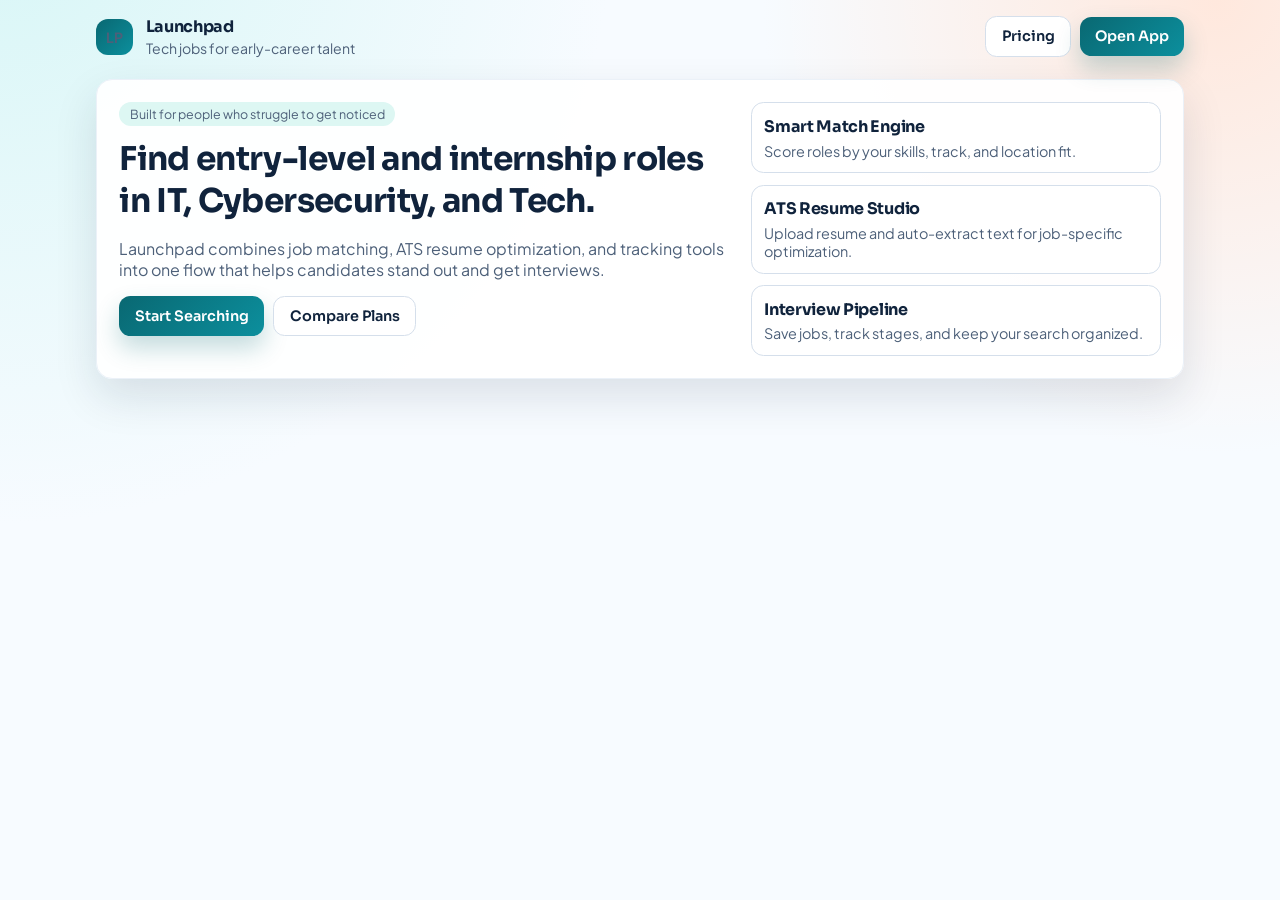
<file: index.html>
<!doctype html>
<html lang="en">
  <head>
    <meta charset="UTF-8" />
    <meta name="viewport" content="width=device-width, initial-scale=1.0" />
    <title>Launchpad Tech Jobs</title>
    <link rel="preconnect" href="https://fonts.googleapis.com" />
    <link rel="preconnect" href="https://fonts.gstatic.com" crossorigin />
    <link
      href="https://fonts.googleapis.com/css2?family=Plus+Jakarta+Sans:wght@400;500;600;700&family=Sora:wght@500;700&display=swap"
      rel="stylesheet"
    />
    <link rel="stylesheet" href="./styles.css" />
  </head>
  <body>
    <header class="app-header">
      <div class="logo-wrap">
        <p class="logo-mark">LP</p>
        <div>
          <h1>Launchpad</h1>
          <p>Tech jobs for early-career talent</p>
        </div>
      </div>
      <nav class="top-nav">
        <a class="btn ghost" href="./pricing.html">Pricing</a>
        <a class="btn primary" href="./dashboard.html">Open App</a>
      </nav>
    </header>

    <main class="app-main">
      <section class="hero-card-lg">
        <div>
          <p class="eyebrow">Built for people who struggle to get noticed</p>
          <h2>Find entry-level and internship roles in IT, Cybersecurity, and Tech.</h2>
          <p>
            Launchpad combines job matching, ATS resume optimization, and tracking tools into one
            flow that helps candidates stand out and get interviews.
          </p>
          <div class="hero-cta-row">
            <a href="./dashboard.html" class="btn primary">Start Searching</a>
            <a href="./pricing.html" class="btn ghost">Compare Plans</a>
          </div>
        </div>
        <div class="feature-stack">
          <article>
            <h4>Smart Match Engine</h4>
            <p>Score roles by your skills, track, and location fit.</p>
          </article>
          <article>
            <h4>ATS Resume Studio</h4>
            <p>Upload resume and auto-extract text for job-specific optimization.</p>
          </article>
          <article>
            <h4>Interview Pipeline</h4>
            <p>Save jobs, track stages, and keep your search organized.</p>
          </article>
        </div>
      </section>
    </main>
  </body>
</html>
</file>
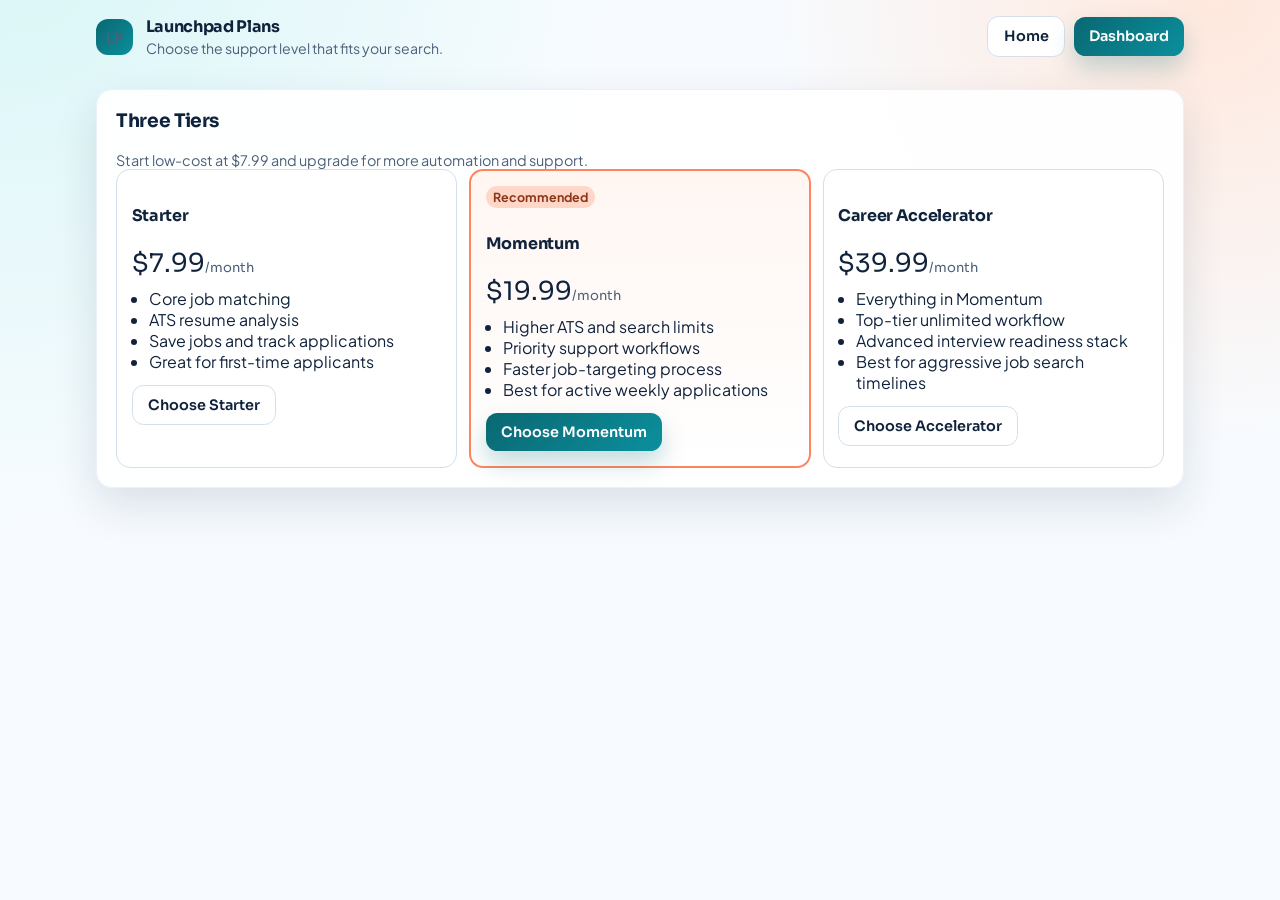
<file: pricing.html>
<!doctype html>
<html lang="en">
  <head>
    <meta charset="UTF-8" />
    <meta name="viewport" content="width=device-width, initial-scale=1.0" />
    <title>Launchpad Pricing</title>
    <link rel="preconnect" href="https://fonts.googleapis.com" />
    <link rel="preconnect" href="https://fonts.gstatic.com" crossorigin />
    <link
      href="https://fonts.googleapis.com/css2?family=Plus+Jakarta+Sans:wght@400;500;600;700&family=Sora:wght@500;700&display=swap"
      rel="stylesheet"
    />
    <link rel="stylesheet" href="./styles.css" />
  </head>
  <body>
    <header class="app-header">
      <div class="logo-wrap">
        <p class="logo-mark">LP</p>
        <div>
          <h1>Launchpad Plans</h1>
          <p>Choose the support level that fits your search.</p>
        </div>
      </div>
      <nav class="top-nav">
        <a class="btn ghost" href="./index.html">Home</a>
        <a class="btn primary" href="./dashboard.html">Dashboard</a>
      </nav>
    </header>

    <main class="app-main">
      <section class="panel">
        <h3>Three Tiers</h3>
        <p class="result-meta">Start low-cost at $7.99 and upgrade for more automation and support.</p>
        <div class="pricing-grid">
          <article class="tier">
            <h4>Starter</h4>
            <p class="price">$7.99<span>/month</span></p>
            <ul>
              <li>Core job matching</li>
              <li>ATS resume analysis</li>
              <li>Save jobs and track applications</li>
              <li>Great for first-time applicants</li>
            </ul>
            <button class="btn ghost tier-btn" data-tier="starter">Choose Starter</button>
          </article>
          <article class="tier featured">
            <p class="badge">Recommended</p>
            <h4>Momentum</h4>
            <p class="price">$19.99<span>/month</span></p>
            <ul>
              <li>Higher ATS and search limits</li>
              <li>Priority support workflows</li>
              <li>Faster job-targeting process</li>
              <li>Best for active weekly applications</li>
            </ul>
            <button class="btn primary tier-btn" data-tier="momentum">Choose Momentum</button>
          </article>
          <article class="tier">
            <h4>Career Accelerator</h4>
            <p class="price">$39.99<span>/month</span></p>
            <ul>
              <li>Everything in Momentum</li>
              <li>Top-tier unlimited workflow</li>
              <li>Advanced interview readiness stack</li>
              <li>Best for aggressive job search timelines</li>
            </ul>
            <button class="btn ghost tier-btn" data-tier="accelerator">Choose Accelerator</button>
          </article>
        </div>
      </section>
    </main>
    <script src="./script.js"></script>
  </body>
</html>
</file>
<file: styles.css>
:root {
  --ink: #10233c;
  --ink-soft: #4d6079;
  --line: #d5dfeb;
  --bg: #f7fbff;
  --card: #ffffff;
  --brand: #0c8f9d;
  --brand-dark: #096872;
  --accent: #ff855f;
  --mint: #ddf7f3;
  --shadow: 0 18px 44px rgba(16, 35, 60, 0.12);
}

*,
*::before,
*::after {
  box-sizing: border-box;
}

html,
body {
  margin: 0;
  padding: 0;
}

body {
  font-family: "Plus Jakarta Sans", sans-serif;
  color: var(--ink);
  background: radial-gradient(circle at 0% -10%, #d7f6f6 0%, transparent 38%),
    radial-gradient(circle at 95% 0%, #ffe8dd 0%, transparent 30%), var(--bg);
  min-height: 100vh;
}

h1,
h2,
h3,
h4 {
  font-family: "Sora", sans-serif;
  letter-spacing: -0.02em;
}

.app-header,
.site-header {
  max-width: 1120px;
  margin: 0 auto;
  padding: 1rem;
  display: flex;
  align-items: center;
  justify-content: space-between;
}

.app-main,
main {
  max-width: 1120px;
  margin: 0 auto;
  padding: 0 1rem 2rem;
}

.logo-wrap {
  display: flex;
  align-items: center;
  gap: 0.8rem;
}

.logo-wrap h1 {
  margin: 0;
  font-size: 1rem;
}

.logo-wrap p {
  margin: 0.1rem 0 0;
  color: var(--ink-soft);
  font-size: 0.88rem;
}

.logo-mark {
  width: 2.3rem;
  height: 2.3rem;
  border-radius: 0.75rem;
  background: linear-gradient(135deg, var(--brand-dark), var(--brand));
  color: #fff;
  font-weight: 700;
  display: grid;
  place-items: center;
}

.top-nav {
  display: flex;
  align-items: center;
  gap: 0.55rem;
}

.btn {
  border: none;
  border-radius: 0.72rem;
  padding: 0.64rem 0.95rem;
  font-family: "Sora", sans-serif;
  font-size: 0.9rem;
  font-weight: 600;
  text-decoration: none;
  cursor: pointer;
  display: inline-flex;
  align-items: center;
  justify-content: center;
  transition: transform 140ms ease, box-shadow 140ms ease;
}

.btn:hover {
  transform: translateY(-1px);
}

.btn.primary {
  color: #fff;
  background: linear-gradient(135deg, var(--brand-dark), var(--brand));
  box-shadow: 0 12px 24px rgba(9, 104, 114, 0.24);
}

.btn.ghost {
  color: var(--ink);
  background: #fff;
  border: 1px solid var(--line);
}

.hero-card-lg,
.hero-band,
.panel,
.hero-copy,
.hero-card {
  border-radius: 1rem;
  border: 1px solid #ebf1f8;
  background: rgba(255, 255, 255, 0.95);
  box-shadow: var(--shadow);
}

.hero-card-lg {
  margin-top: 0.4rem;
  padding: 1.4rem;
  display: grid;
  grid-template-columns: 1.2fr 0.8fr;
  gap: 1rem;
}

.hero-band {
  margin-top: 0.4rem;
  padding: 1.2rem;
  background: linear-gradient(140deg, #ebfbf9, #fff7f2 60%, #ffffff);
}

.eyebrow {
  margin: 0;
  display: inline-block;
  padding: 0.25rem 0.65rem;
  border-radius: 999px;
  font-size: 0.78rem;
  color: #0d5f68;
  background: var(--mint);
}

.hero-band h2,
.hero-card-lg h2 {
  margin: 0.7rem 0;
  font-size: clamp(1.5rem, 3vw, 2.05rem);
}

.hero-band p,
.hero-card-lg p {
  color: var(--ink-soft);
}

.hero-cta-row {
  margin-top: 1rem;
  display: flex;
  gap: 0.6rem;
  flex-wrap: wrap;
}

.feature-stack {
  display: grid;
  gap: 0.7rem;
}

.feature-stack article {
  border: 1px solid var(--line);
  border-radius: 0.78rem;
  padding: 0.8rem;
  background: #fff;
}

.feature-stack h4 {
  margin: 0 0 0.28rem;
}

.feature-stack p {
  margin: 0;
  color: var(--ink-soft);
  font-size: 0.9rem;
}

.panel {
  margin-top: 1rem;
  padding: 1.2rem;
}

.panel.dense {
  padding-top: 1rem;
}

.panel h3 {
  margin-top: 0;
}

.result-meta {
  color: var(--ink-soft);
  font-size: 0.9rem;
  margin: 0.3rem 0 0;
}

.account-grid,
.split-panels {
  display: grid;
  grid-template-columns: repeat(2, minmax(0, 1fr));
  gap: 0.8rem;
}

.account-card {
  border: 1px solid var(--line);
  border-radius: 0.8rem;
  padding: 0.9rem;
  background: #fff;
  display: grid;
  gap: 0.55rem;
}

.account-card h4 {
  margin: 0;
}

.inline-actions {
  display: flex;
  gap: 0.5rem;
  flex-wrap: wrap;
}

label {
  display: flex;
  flex-direction: column;
  gap: 0.35rem;
  font-size: 0.9rem;
  font-weight: 600;
}

input,
select,
textarea {
  width: 100%;
  border: 1px solid var(--line);
  border-radius: 0.7rem;
  padding: 0.7rem;
  background: #fff;
  color: var(--ink);
  font-size: 0.95rem;
  font-family: inherit;
}

input:focus,
select:focus,
textarea:focus {
  outline: 2px solid #71cfd9;
  border-color: transparent;
}

.form-grid {
  display: grid;
  grid-template-columns: repeat(4, minmax(0, 1fr));
  gap: 0.75rem;
}

.form-grid .wide {
  grid-column: 1 / -1;
}

.resume-grid {
  display: grid;
  grid-template-columns: repeat(2, minmax(0, 1fr));
  gap: 0.75rem;
}

.upload-strip {
  margin-top: 0.65rem;
  margin-bottom: 0.65rem;
}

.upload-label {
  border: 1px dashed #92b4cf;
  background: #f8fbff;
  border-radius: 0.75rem;
  padding: 0.8rem;
}

.actions {
  margin-top: 0.9rem;
}

.results {
  margin-top: 0.85rem;
  display: grid;
  gap: 0.7rem;
}

.result-item {
  border: 1px solid var(--line);
  border-radius: 0.8rem;
  padding: 0.9rem;
  background: #fff;
}

.result-item h4 {
  margin: 0;
}

.result-actions {
  margin-top: 0.62rem;
  display: flex;
  gap: 0.5rem;
  flex-wrap: wrap;
}

.fit {
  margin-top: 0.45rem;
  display: inline-block;
  padding: 0.16rem 0.5rem;
  border-radius: 999px;
  font-size: 0.81rem;
  background: #e1fbf6;
  color: #0d725d;
  font-weight: 700;
}

.score-card {
  margin-top: 0.9rem;
  border: 1px solid var(--line);
  border-radius: 0.8rem;
  padding: 0.9rem;
  background: #fff;
}

.score-headline {
  margin: 0;
  font-size: 1.15rem;
}

.tracker-grid {
  display: grid;
  grid-template-columns: repeat(2, minmax(0, 1fr));
  gap: 0.72rem;
}

table {
  margin-top: 0.9rem;
  width: 100%;
  border-collapse: collapse;
  border: 1px solid var(--line);
  border-radius: 0.7rem;
  overflow: hidden;
  background: #fff;
}

th,
td {
  border-bottom: 1px solid var(--line);
  padding: 0.52rem;
  text-align: left;
  font-size: 0.9rem;
}

th {
  background: #eef4fb;
  font-family: "Sora", sans-serif;
}

.kpi-grid {
  display: grid;
  grid-template-columns: repeat(4, minmax(0, 1fr));
  gap: 0.7rem;
}

.kpi {
  border: 1px solid var(--line);
  border-radius: 0.78rem;
  padding: 0.75rem;
  background: #fff;
}

.kpi p {
  margin: 0;
  color: var(--ink-soft);
}

.kpi strong {
  font-family: "Sora", sans-serif;
  font-size: 1.18rem;
}

.pricing-grid {
  display: grid;
  grid-template-columns: repeat(3, minmax(0, 1fr));
  gap: 0.75rem;
}

.tier {
  border: 1px solid var(--line);
  border-radius: 0.88rem;
  padding: 0.9rem;
  background: #fff;
}

.tier .price {
  margin: 0.35rem 0 0.55rem;
  font-family: "Sora", sans-serif;
  font-size: 1.6rem;
}

.tier .price span {
  font-size: 0.82rem;
  color: var(--ink-soft);
}

.tier ul {
  margin: 0 0 0.8rem;
  padding-left: 1.1rem;
}

.tier.featured {
  border: 2px solid var(--accent);
  background: linear-gradient(180deg, #fff6f2, #fff);
}

.badge {
  margin: 0 0 0.25rem;
  display: inline-block;
  padding: 0.18rem 0.45rem;
  border-radius: 999px;
  font-size: 0.78rem;
  font-weight: 700;
  background: #ffd7c8;
  color: #8d3718;
}

.hidden {
  display: none !important;
}

@media (max-width: 980px) {
  .hero-card-lg,
  .account-grid,
  .split-panels,
  .pricing-grid,
  .resume-grid,
  .form-grid {
    grid-template-columns: 1fr;
  }

  .tracker-grid {
    grid-template-columns: 1fr;
  }

  .kpi-grid {
    grid-template-columns: repeat(2, minmax(0, 1fr));
  }
}

@media (max-width: 680px) {
  .app-header,
  .site-header {
    flex-direction: column;
    align-items: flex-start;
    gap: 0.8rem;
  }

  .kpi-grid {
    grid-template-columns: 1fr;
  }
}
</file>
